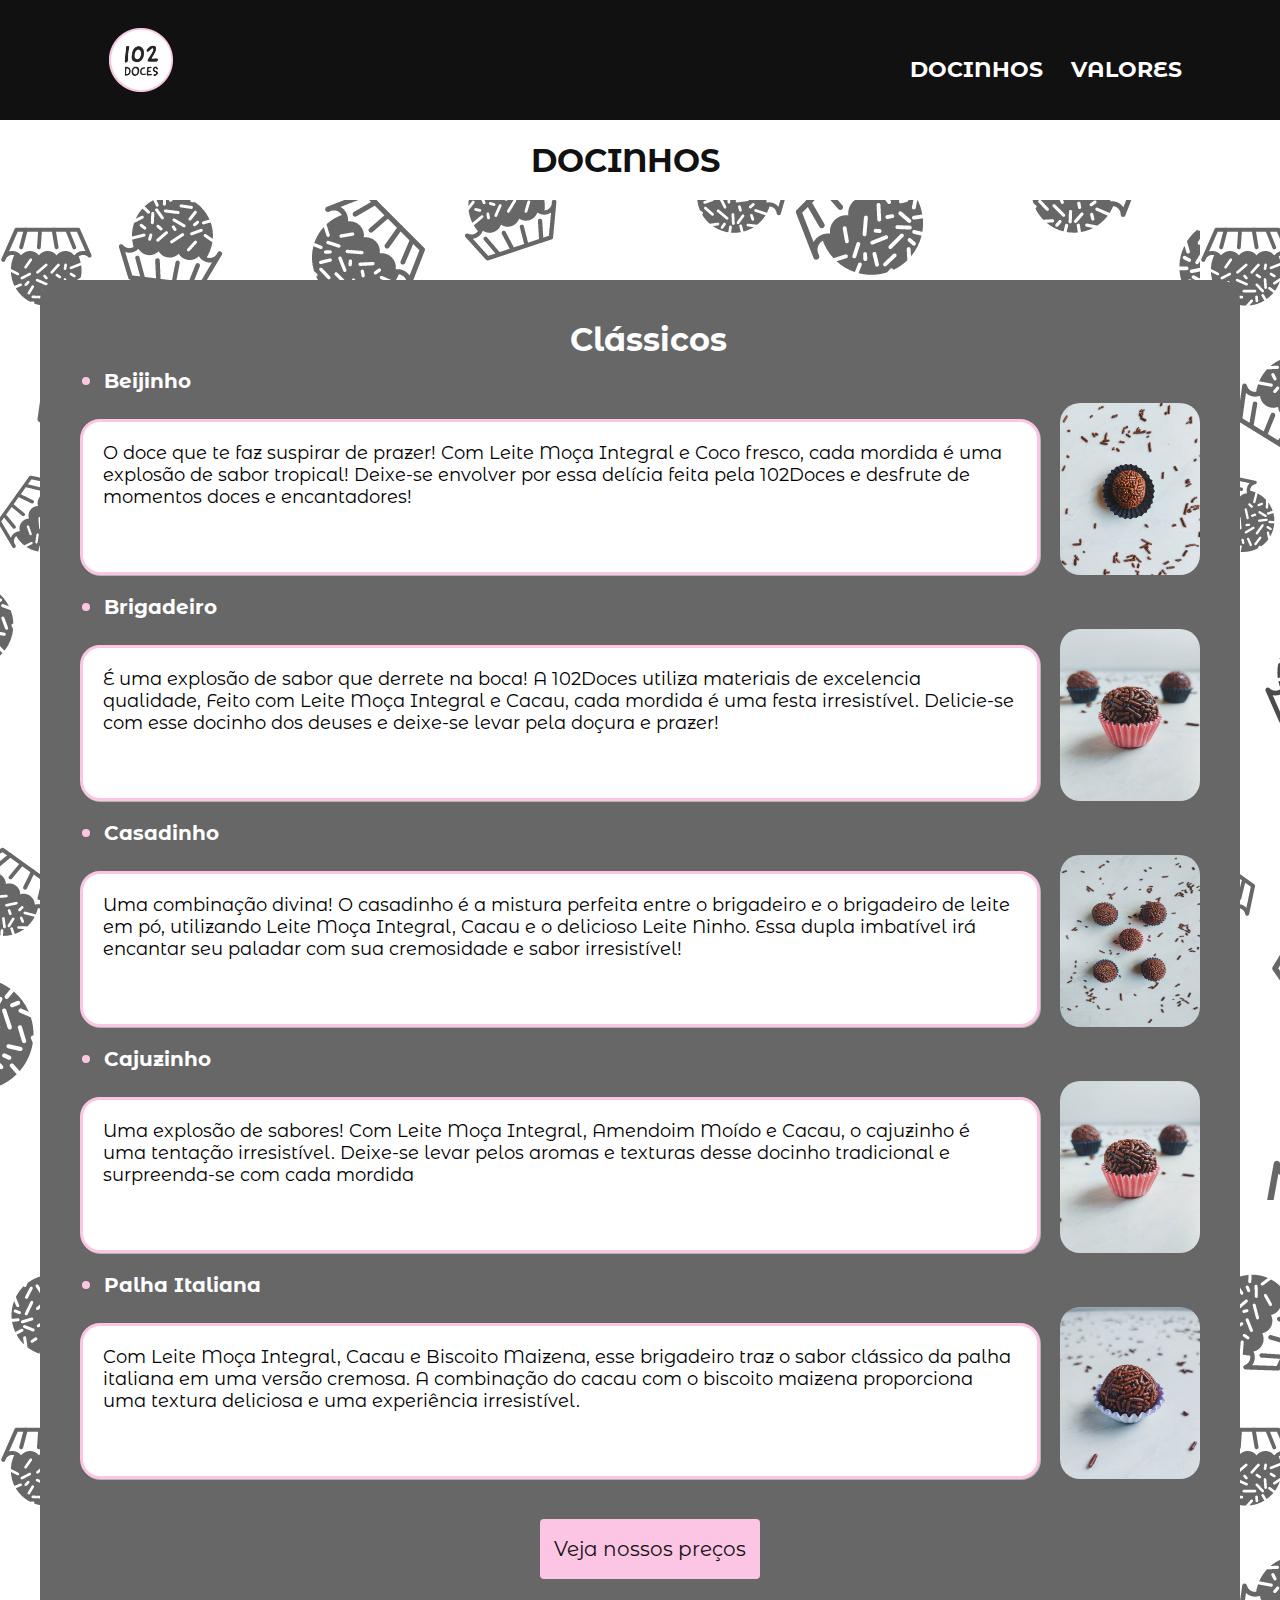
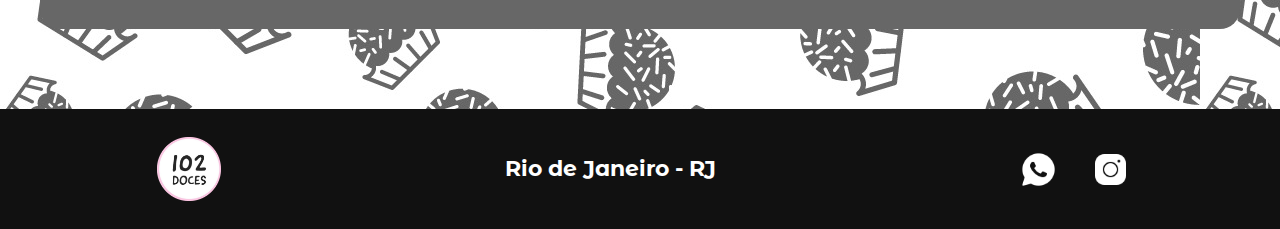
<file: index.html>
<!DOCTYPE html>
<html lang="pt-br">
<head>
  <meta charset="UTF-8">
  <meta name="description" content="Venda de Docinhos deliciosos">
  <link rel="stylesheet" href="./css/style.css">
  <link rel="icon" href="./img/favicon-102Doces.svg" type="image/x-icon">
  <title>102 Doces</title>

  <link rel="preconnect" href="https://fonts.googleapis.com">
  <link rel="preconnect" href="https://fonts.gstatic.com" crossorigin>
  <link href="https://fonts.googleapis.com/css2?family=Montserrat+Alternates:wght@400;600&family=Montserrat:wght@400;500;700&display=swap" rel="stylesheet">
</head>
<body>

  <header class="header" id="home">
    <img src="./img/logo.png" alt="102Doces">
    <nav>
      <ul class="menu nav-lista">
        <li class="nav-item"><a href="./index.html">DOCINHOS</a></li>
        <li class="nav-item"><a href="./compre.cadastre.html">VALORES</a></li>
      </ul>
    </nav>
       
  </header>

  <main class="docinhos">
    <h1>Docinhos</h1>

    <div class="docinhos-categoria">
      <div class="docinhos-quadrinho">
        <h2>Clássicos</h2>
        <h3>Beijinho</h3>
        <p>O doce que te faz suspirar de prazer! Com Leite Moça Integral e Coco fresco, cada mordida é uma explosão de sabor tropical! Deixe-se envolver por essa delícia feita pela 102Doces e desfrute de momentos doces e encantadores!</p>
        <img src="./img/foto1.jpeg" alt="">
      </div>
    
      <div class="docinhos-quadrinho">
        <h3>Brigadeiro</h3>
        <p>É uma explosão de sabor que derrete na boca! A 102Doces utiliza materiais de excelencia qualidade, Feito com Leite Moça Integral e Cacau, cada mordida é uma festa irresistível. Delicie-se com esse docinho dos deuses e deixe-se levar pela doçura e prazer!</p>
        <img src="./img/foto2.jpeg" alt="">
      </div>

      <div class="docinhos-quadrinho">
        <h3>Casadinho</h3>
        <p>Uma combinação divina! O casadinho é a mistura perfeita entre o brigadeiro e o brigadeiro de leite em pó, utilizando Leite Moça Integral, Cacau e o delicioso Leite Ninho. Essa dupla imbatível irá encantar seu paladar com sua cremosidade e sabor irresistível!</p>
        <img src="./img/foto3.jpeg" alt="">
      </div>

      <div class="docinhos-quadrinho">
        <h3>Cajuzinho</h3>
        <p>Uma explosão de sabores! Com Leite Moça Integral, Amendoim Moído e Cacau, o cajuzinho é uma tentação irresistível. Deixe-se levar pelos aromas e texturas desse docinho tradicional e surpreenda-se com cada mordida</p>
        <img src="./img/foto4.jpeg" alt="">
      </div>

      
      <div class="docinhos-quadrinho">
        <h3>Palha Italiana</h3>
        <p>Com Leite Moça Integral, Cacau e Biscoito Maizena, esse brigadeiro traz o sabor clássico da palha italiana em uma versão cremosa. A combinação do cacau com o biscoito maizena proporciona uma textura deliciosa e uma experiência irresistível.</p>
        <img src="./img/foto5.jpeg" alt="">
        <a class="botao-preco" href="./compre.cadastre.html">Veja nossos preços</a>
      </div>
      </div>
    </div>
  </main>

  
  <footer class="footer" id="footer">
    <img src="./img/logo.png" alt="102Doces">
    <h2>Rio de Janeiro - RJ</h2>
    <div class="botoes">
      <a href="https://wa.me/5521980263881?text=Olá!%20:)%20Posso%20te%20ajudar?" target="_blank" rel="noopener noreferrer"><img src="./img/icon-wpp.png" alt=""></a>
      <a href="https://www.instagram.com/102doces/" target="_blank" rel="noopener noreferrer"><img src="./img/icon-insta.png" alt=""></a>
    </div>  
  </footer>
</body>
</html>
</file>
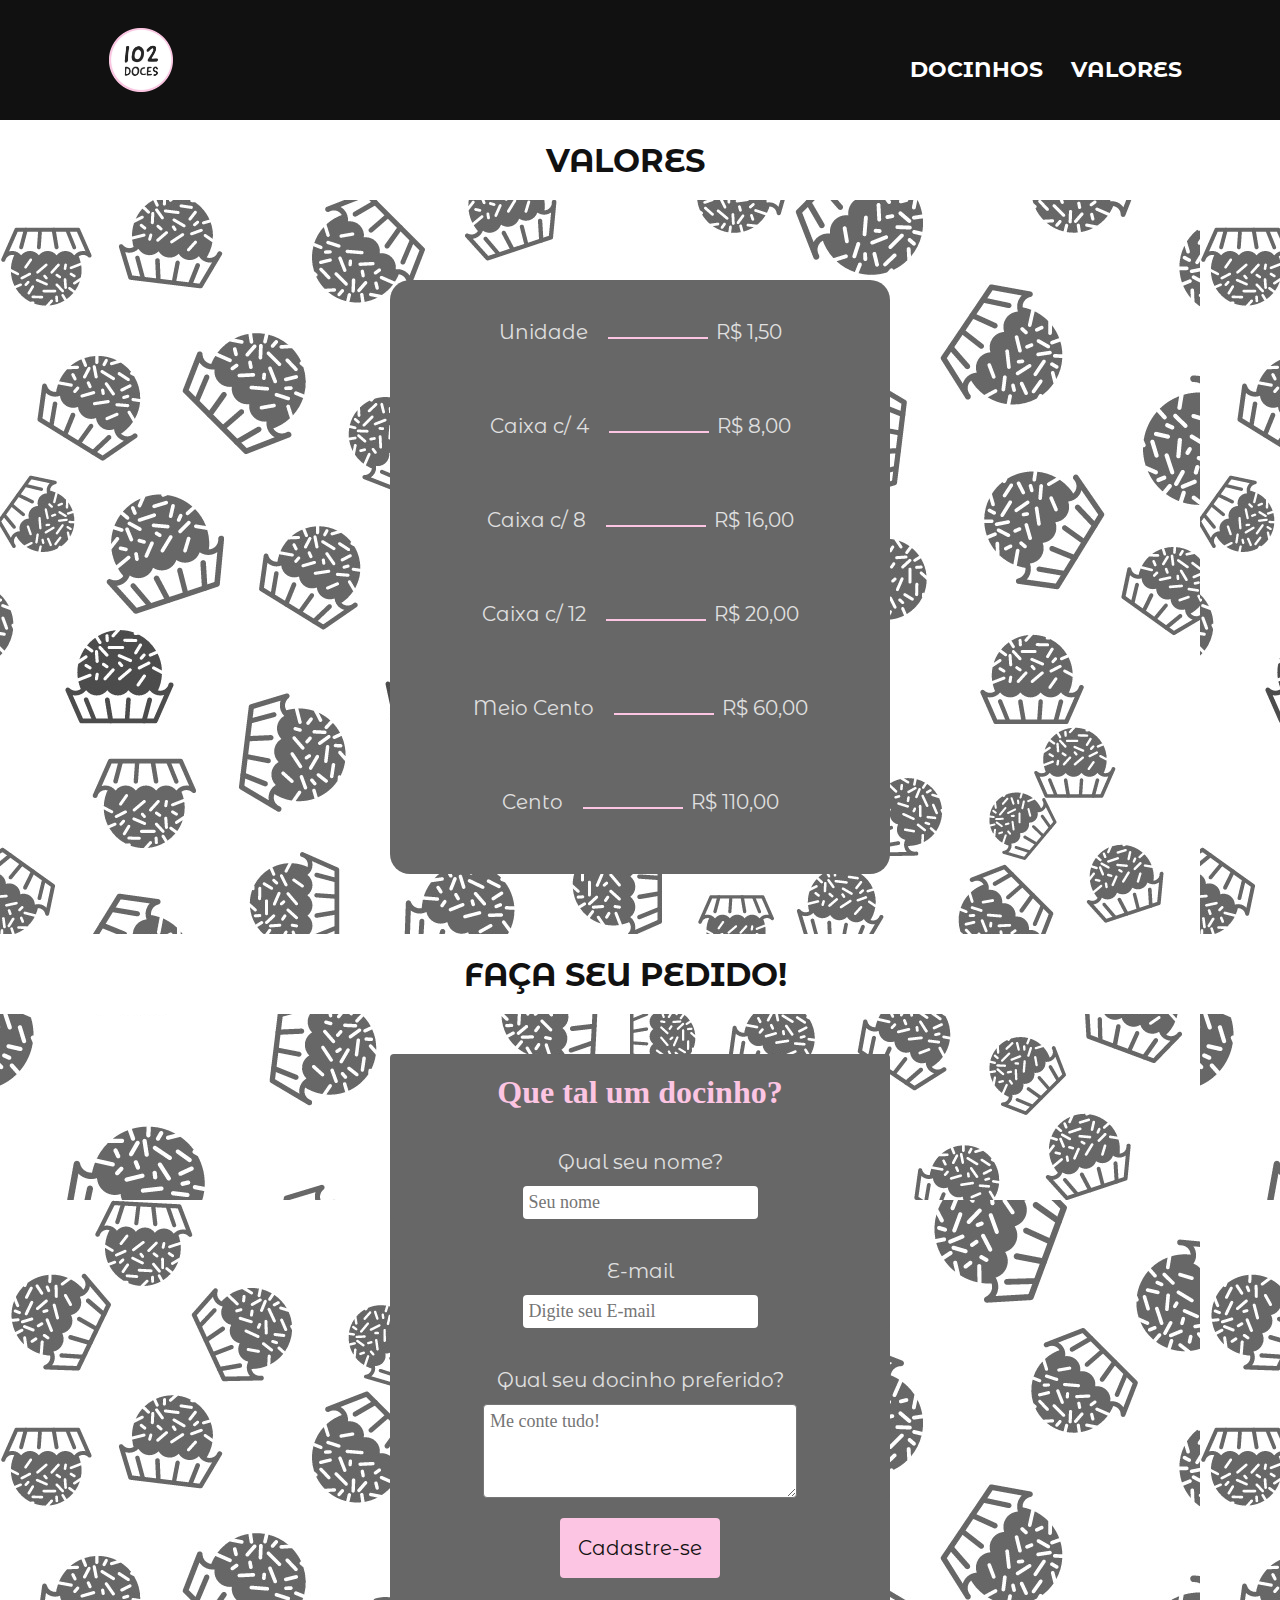
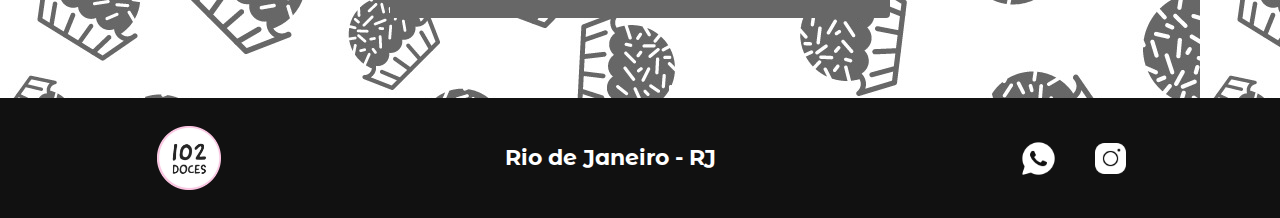
<file: compre.cadastre.html>
<!DOCTYPE html>
<html lang="pt-br">
<head>
  <meta charset="UTF-8">
  <meta name="description" content="Venda de Docinhos deliciosos">
  <link rel="stylesheet" href="./css/style.css">
  <link rel="icon" href="./img/favicon-102Doces.svg" type="image/x-icon">
  <title>102 Doces</title>

  <link rel="preconnect" href="https://fonts.googleapis.com">
  <link rel="preconnect" href="https://fonts.gstatic.com" crossorigin>
  <link href="https://fonts.googleapis.com/css2?family=Montserrat+Alternates:wght@400;600&family=Montserrat:wght@400;500;700&display=swap" rel="stylesheet">
</head>
<body>

  <header class="header" id="home">
    <img src="./img/logo.png" alt="102Doces">
    <nav>
      <ul class="menu nav-lista">
        <li class="nav-item"><a href="./index.html">DOCINHOS</a></li>
        <li class="nav-item"><a href="./compre.cadastre.html">VALORES</a></li>
      </ul>
    </nav>
       
  </header>

  <main class="docinhos-valores">
    <h1>VALORES</h2>
    <ul class="preco">
      <li>Unidade <span>R$ 1,50</span></li>
      <li>Caixa c/ 4 <span>R$ 8,00</span></li>
      <li class=" grid2">Caixa c/ 8 <span>R$ 16,00</span></li>
      <li class="grid2">Caixa c/ 12 <span>R$ 20,00</span></li>
      <li class="grid3">Meio Cento <span>R$ 60,00</span></li>
      <li class="grid3 grid3margem">Cento <span>R$ 110,00</span></li>
    </ul>
  </main>
  <div class="docinhos-valores titulo"><h1>faça seu pedido!</h2></div>

  <form class="formulario">
    <h2>Que tal um docinho?</h2>
    <div class="formulario">
      <label for="name">Qual seu nome?</label>
      <input type="text" name="name" id="name" placeholder="Seu nome">
    </div>

    <div class="formulario">
      <label for="email">E-mail</label>
      <input type="text" name="email" id="email" placeholder="Digite seu E-mail">
    </div>

    <div class="formulario">
      <label for="message">Qual seu docinho preferido?</label>
      <textarea name="message" id="message" placeholder="Me conte tudo!"></textarea>
    </div>
    <a class="botao-cadastro" href="./obrigada.html">Cadastre-se</a>
    
  </form>
  
  <footer class="footer" id="footer">
    <img src="./img/logo.png" alt="102Doces">
    <h2>Rio de Janeiro - RJ</h2>
    <div class="botoes">
      <a href="https://wa.me/5521980263881?text=Olá!%20:)%20Posso%20te%20ajudar?" target="_blank" rel="noopener noreferrer"><img src="./img/icon-wpp.png" alt=""></a>
      <a href="https://www.instagram.com/102doces/" target="_blank" rel="noopener noreferrer"><img src="./img/icon-insta.png" alt=""></a>
    </div>  
  </footer>
</body>
</html>
</file>
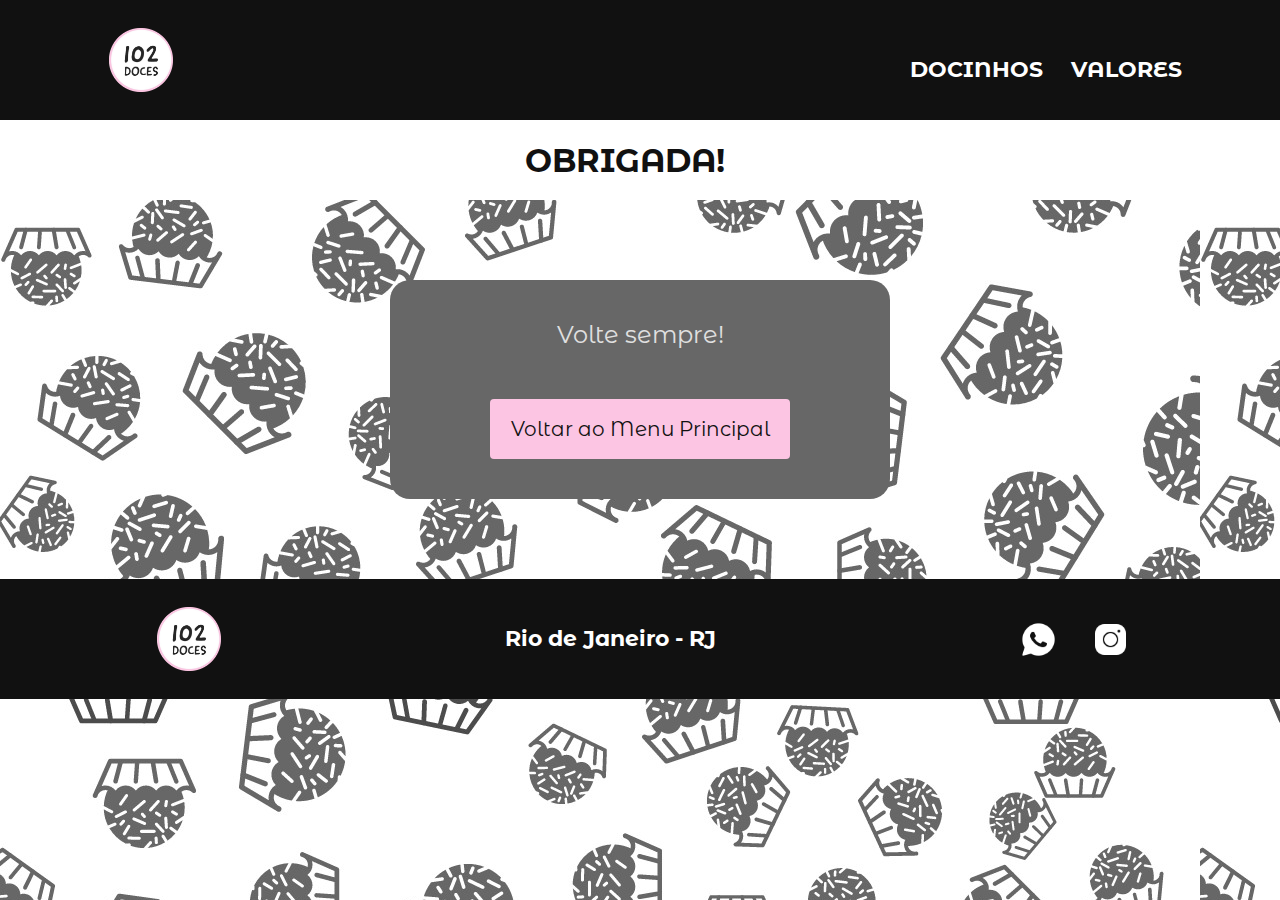
<file: obrigada.html>
<!DOCTYPE html>
<html lang="pt-br">
<head>
  <meta charset="UTF-8">
  <meta name="description" content="Venda de Docinhos deliciosos">
  <link rel="stylesheet" href="./css/style.css">
  <link rel="icon" href="./img/favicon-102Doces.svg" type="image/x-icon">
  <title>102 Doces</title>

  <link rel="preconnect" href="https://fonts.googleapis.com">
  <link rel="preconnect" href="https://fonts.gstatic.com" crossorigin>
  <link href="https://fonts.googleapis.com/css2?family=Montserrat+Alternates:wght@400;600&family=Montserrat:wght@400;500;700&display=swap" rel="stylesheet">
</head>
<body class="obrigada-tudo">

  <header class="header" id="home">
    <img src="./img/logo.png" alt="102Doces">
    <nav>
      <ul class="menu nav-lista">
        <li class="nav-item"><a href="./index.html">DOCINHOS</a></li>
        <li class="nav-item"><a href="./compre.cadastre.html">VALORES</a></li>
      </ul>
    </nav>
       
  </header>

  <main class="docinhos-valores">
    <h1>obrigada!</h2>
    <ul class="obrigada">
      <li>Volte sempre!</li>
      <a class="botao-volta" href="./index.html">Voltar ao Menu Principal</a>
    </ul>
  </main>
  
  
  <footer class="footer footer.obg" id="footer">
    <img src="./img/logo.png" alt="102Doces">
    <h2>Rio de Janeiro - RJ</h2>
    <div class="botoes">
      <a href="https://wa.me/5521980263881?text=Olá!%20:)%20Posso%20te%20ajudar?" target="_blank" rel="noopener noreferrer"><img src="./img/icon-wpp.png" alt=""></a>
      <a href="https://www.instagram.com/102doces/" target="_blank" rel="noopener noreferrer"><img src="./img/icon-insta.png" alt=""></a>
    </div>  
  </footer>
</body>
</html>
</file>
<file: css/style.css>
@import "./global.css";
@import "./header.css";
@import "./docinhos.css";
@import "./footer.css";
@import "./valores.css";
@import "./obrigada.css";
</file>
